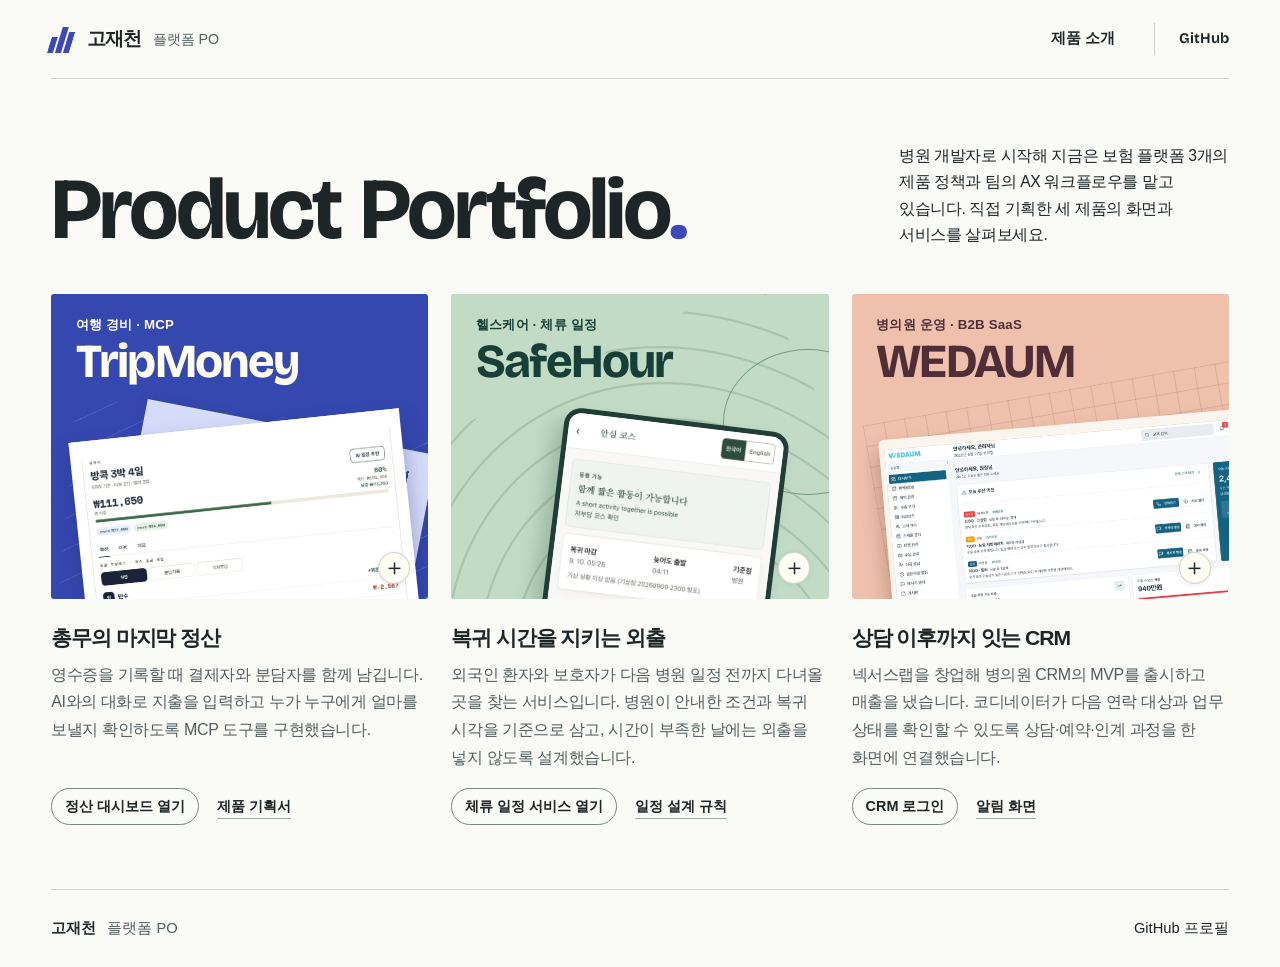
<file: docs/index.html>
<!DOCTYPE html>
<html lang="ko">
  <head>
    <meta charset="utf-8">
    <meta name="viewport" content="width=device-width, initial-scale=1">
    <title>
      고재천 · Product Portfolio
    </title>
    <meta name="description" content="플랫폼 PO 고재천이 기획한 TripMoney, SafeHour, WEDAUM의 실제 제품 화면과 서비스 바로가기.">
    <meta name="theme-color" content="#f9f9f6">
    <link rel="stylesheet" href="assets/style.css">
  </head>
  <body id="top" class="landing">
    <a class="skip" href="#products">제품으로 건너뛰기</a>
    <header class="mast wrap">
      <a class="identity" href="#top" aria-label="고재천 포트폴리오 처음으로"><span class="monogram" aria-hidden="true"><i></i><i></i><i></i></span><b>고재천</b><span class="identity-role">플랫폼 PO</span></a>
      <nav aria-label="주 메뉴">
        <a href="#products">제품 소개</a><a class="github" href="https://github.com/kojaecheon" target="_blank" rel="noopener noreferrer">GitHub</a>
      </nav>
    </header>
    <main>
      <div class="wrap">
        <section class="hero" aria-labelledby="title">
          <h1 id="title" lang="en">
            Product<br class="hero-break">
            Portfolio<span>.</span>
          </h1>
          <p>
            병원 개발자로 시작해 지금은 보험 플랫폼 3개의 제품 정책과 팀의 AX 워크플로우를 맡고 있습니다. 직접 기획한 세 제품의 화면과 서비스를 살펴보세요.
          </p>
        </section>
        <section id="products" class="products" aria-label="대표 제품">
          <article>
            <button class="cover trip-cover" type="button" data-zoom="trip" aria-label="TripMoney 정산 화면 확대"><span class="cover-category">여행 경비 · MCP</span><span class="wordmark" lang="en">TripMoney</span> <span class="ticket-back" aria-hidden="true"></span><span class="trip-shot shot"><img id="img-trip" src="assets/trip.webp" alt="TripMoney 방콕 여행 예산과 세 명의 정산 잔액"></span><span class="zoom-icon" aria-hidden="true">＋</span></button>
            <div class="summary">
              <h2>
                총무의 마지막 정산
              </h2>
              <p>
                영수증을 기록할 때 결제자와 분담자를 함께 남깁니다. AI와의 대화로 지출을 입력하고 누가 누구에게 얼마를 보낼지 확인하도록 MCP 도구를 구현했습니다.
              </p>
              <div class="actions">
                <a class="try" href="https://tripmoney-alpha.vercel.app/prototype" target="_blank" rel="noopener noreferrer" aria-label="TripMoney 정산 대시보드 열기 (새 탭)">정산 대시보드 열기</a><a href="https://github.com/kojaecheon/tripmoney-mcp/blob/main/docs/PRODUCT-STRATEGY-2026-06-29.md" target="_blank" rel="noopener noreferrer">제품 기획서</a>
              </div>
            </div>
          </article>
          <article>
            <button class="cover safe-cover" type="button" data-zoom="safe" aria-label="SafeHour 안심 코스 화면 확대"><span class="cover-category">헬스케어 · 체류 일정</span><span class="wordmark" lang="en">SafeHour</span> <span class="safe-orbit" aria-hidden="true"></span><span class="safe-shot shot"><img id="img-safe" src="assets/safe.webp" alt="SafeHour 안심 코스에 표시된 병원 복귀 마감과 출발 시각"></span><span class="zoom-icon" aria-hidden="true">＋</span></button>
            <div class="summary">
              <h2>
                복귀 시간을 지키는 외출
              </h2>
              <p>
                외국인 환자와 보호자가 다음 병원 일정 전까지 다녀올 곳을 찾는 서비스입니다. 병원이 안내한 조건과 복귀 시각을 기준으로 삼고, 시간이 부족한 날에는 외출을 넣지 않도록 설계했습니다.
              </p>
              <div class="actions">
                <a class="try" href="https://safehour.vercel.app/" target="_blank" rel="noopener noreferrer" aria-label="SafeHour 체류 일정 서비스 열기 (새 탭)">체류 일정 서비스 열기</a><a href="https://github.com/kojaecheon/safehour/blob/main/docs/platform/ITINERARY_RULES.md" target="_blank" rel="noopener noreferrer">일정 설계 규칙</a>
              </div>
            </div>
          </article>
          <article>
            <button class="cover wed-cover" type="button" data-zoom="wed" aria-label="WEDAUM 상담 대시보드 확대"><span class="cover-category">병의원 운영 · B2B SaaS</span><span class="wordmark" lang="en">WEDAUM</span> <span class="wed-grid" aria-hidden="true"></span><span class="wed-shot shot"><img id="img-wed" src="assets/wedaum.webp" alt="WEDAUM의 상담 우선순위와 후속 조치 대시보드"></span><span class="zoom-icon" aria-hidden="true">＋</span></button>
            <div class="summary">
              <h2>
                상담 이후까지 잇는 CRM
              </h2>
              <p>
                넥서스랩을 창업해 병의원 CRM의 MVP를 출시하고 매출을 냈습니다. 코디네이터가 다음 연락 대상과 업무 상태를 확인할 수 있도록 상담·예약·인계 과정을 한 화면에 연결했습니다.
              </p>
              <div class="actions">
                <a class="try" href="https://wedaum-crm-2026.vercel.app/" target="_blank" rel="noopener noreferrer" aria-label="WEDAUM CRM 로그인 (새 탭)">CRM 로그인</a><a href="https://proposal.wedaum.com/img/crm/02-golden-time.webp?v=2" target="_blank" rel="noopener noreferrer">알림 화면</a>
              </div>
            </div>
          </article>
        </section>
      </div>
    </main>
    <footer class="foot wrap">
      <b>고재천 <span>플랫폼 PO</span></b><a href="https://github.com/kojaecheon" target="_blank" rel="noopener noreferrer">GitHub 프로필</a>
    </footer>
    <dialog id="viewer" aria-labelledby="viewer-title">
      <div class="viewer-head">
        <h2 id="viewer-title">
          제품 화면
        </h2><button id="close-viewer" type="button">닫기</button>
      </div><img id="large-shot" src="assets/trip.webp" alt="">
    </dialog>
    <script src="assets/gallery.js"></script>
  </body>
</html>
</file>
<file: docs/assets/style.css>
@font-face {
  font-family: Bricolage;
  src: url("bricolage.ttf") format("truetype");
  font-weight: 400 800;
  font-display: swap;
}
:root {
  color-scheme: light;
  --paper: #fafaf7;
  --ink: #1d2527;
  --muted: #535e60;
  --line: #d3d6d0;
  --blue: #3c49bb;
  --display: Bricolage, "Avenir Next", sans-serif;
  --body: "Apple SD Gothic Neo","Malgun Gothic","Noto Sans KR",sans-serif;
}
* { box-sizing: border-box; }
html { scroll-behavior: smooth; scroll-padding-top: 24px; }
body { margin: 0; background: var(--paper); color: var(--ink); font: 1rem/1.6 var(--body); word-break: keep-all; overflow-wrap: break-word; }
button, input, select { font: inherit; color: inherit; }
button, select, input[type=checkbox] { cursor: pointer; }
button, a { -webkit-tap-highlight-color: transparent; }
a { color: inherit; text-underline-offset: .25em; }
button:focus-visible, a:focus-visible, input:focus-visible, select:focus-visible { outline: 3px solid #536bea; outline-offset: 4px; }
[hidden] { display: none !important; }
.wrap { width: min(calc(100% - 8vw), 1320px); margin-inline: auto; }
.skip { position: absolute; z-index: 5; top: 6px; left: 6px; padding: 8px; background: white; transform: translateY(-180%); }
.skip:focus { transform: none; }
.mast, .mast nav, .identity, .foot, .actions, .viewer-head { display: flex; align-items: center; }
.mast { min-height: 79px; justify-content: space-between; gap: 16px; border-bottom: 1px solid var(--line); }
.mast a, .foot a, .actions a { text-decoration: none; }
.mast nav { gap: clamp(18px, 3vw, 45px); }
.mast nav a { font-size: .92rem; font-weight: 650; }
.mast .github { padding: 4px 0 4px 24px; border-left: 1px solid #c7cdc7; font-family: var(--display); }
.identity { gap: 12px; }
.identity b { font-size: 1.19rem; letter-spacing: -.065em; }
.identity-role { font-size: .89rem; color: var(--muted); }
.monogram { display: inline-flex; height: 27px; align-items: flex-end; gap: 2px; margin-right: 2px; transform: skew(-17deg); overflow: hidden; }
.monogram i { background: var(--blue); width: 6px; height: 16px; }
.monogram i:nth-child(2) { height: 26px; }
.monogram i:nth-child(3) { height: 21px; }
.hero { padding: clamp(44px, 5vw, 80px) 0 clamp(32px, 3.6vw, 56px); display: grid; grid-template-columns: 1fr minmax(210px, 28%); align-items: end; gap: 3.2vw; }
h1, h2, p, figure { margin: 0; }
.hero h1 { font: 700 clamp(3.55rem, 6.8vw, 7rem)/.88 var(--display); letter-spacing: -.035em; word-spacing: .045em; }
.hero h1 span { color: var(--blue); }
.hero-break { display: none; }
.hero p { font-size: clamp(.98rem, 1.13vw, 1.1rem); line-height: 1.68; letter-spacing: -.025em; }
.products { display: grid; grid-template-columns: repeat(3,minmax(0,1fr)); gap: clamp(15px, 1.8vw, 28px); }
.products article { min-width: 0; display: flex; flex-direction: column; }
.cover { width: 100%; aspect-ratio: 1.24; min-height: 220px; isolation: isolate; position: relative; overflow: hidden; display: block; border: none; border-radius: 3px; padding: 0; text-align: left; }
.cover-category, .wordmark { position: absolute; z-index: 2; left: 6.5%; }
.cover-category { top: 6.5%; font-size: .83rem; letter-spacing: .015em; font-weight: 650; }
.wordmark { top: 15%; font: 740 clamp(2.35rem, 3.7vw, 3.9rem)/.94 var(--display); letter-spacing: -.038em; }
.trip-cover { background: #3548b0; color: #fffdf2; }
.trip-cover::before { content: ""; position: absolute; inset: 40% -12% -30% 3%; background: repeating-linear-gradient(150deg, transparent 0 20px, #909fea3b 20px 21px, transparent 21px 28px); transform: rotate(5deg); }
.ticket-back { position: absolute; top: 43%; left: 19%; width: 78%; height: 76%; background-color: #d6dbfa; transform: rotate(11deg); box-shadow: -1px 0 10px #1b246b30; }
.ticket-back::before { content: ""; position:absolute; inset:9% 8%; background: repeating-linear-gradient(90deg, #404775 0 2px,transparent 2px 5px,#404775 5px 6px,transparent 6px 9px) 100% 0 / 45% 12px no-repeat; }
.shot { position: absolute; display:block; overflow: hidden; transform-origin: center 40%; transition: transform .3s ease-out; }
.shot img { width: 100%; height: auto; display: block; }
.trip-shot { width: 88%; top: 43%; left: 7%; background: #fff; padding: 3% 3% 8%; border-top: 7px solid #fff; box-shadow: 0 12px 22px #17286855; transform: rotate(-6deg); }
.safe-cover { color: #183f37; background: #c1dbc4; }
.safe-cover::before { content:""; position:absolute; inset:26% -15% -70% -28%; background: repeating-radial-gradient(ellipse at 55% 78%, transparent 0 16px, #70977955 17px 18px, transparent 19px 32px); transform: rotate(-27deg); }
.safe-orbit { position:absolute; width: 45%; height: 48%; right:-17%; top:18%; border: 1px solid #789f80; border-radius: 50%; }
.safe-shot { top: 41%; width: 60%; left: 26%; border: 5px solid #203d38; border-radius: 17px; background: #f7faf6; box-shadow: -10px 12px 18px #33584940; transform: rotate(7deg); }
.wed-cover { color: #502e38; background: #efc1ad; }
.wed-grid { position:absolute; bottom:-31%; right:-14%; width:105%; height:100%; background-image:linear-gradient(#aa756344 1px,transparent 1px),linear-gradient(90deg,#aa756344 1px,transparent 1px); background-size: 21px 21px; transform: rotate(-10deg); }
.wed-shot { width: 110%; top: 42%; left: 9%; border: 5px solid #faf5ee; border-top: 10px solid #faf5ee; border-radius: 5px; box-shadow: -5px 10px 18px #73473550; transform: rotate(-5deg); }
.zoom-icon { position:absolute; bottom: 4.8%; right:4.8%; z-index:3; width:32px; height:32px; border:1px solid #47504b3b; border-radius:50%; background:#fffdf4; color:#202928; text-align:center; font: 400 1.45rem/29px var(--body); box-shadow:0 1px 6px #24333312; }
@media (hover: hover) {
 .cover:hover .shot { transform: translateY(-4px) rotate(0); }
 .mast nav a:hover, .foot a:hover, .actions a:hover { color: var(--blue); }
}
.summary { padding: clamp(16px,2vw,26px) 0 0; display:flex; flex-direction:column; flex:1; align-items:flex-start; }
.summary h2 { line-height:1.3; font-size:clamp(1.21rem,1.65vw,1.58rem); letter-spacing:-.052em; }
.summary p { margin: 9px 0 17px; color:var(--muted); line-height:1.73; font-size:1rem; letter-spacing:-.025em; }
.actions { gap: 18px; margin-top:auto; }
.actions a { font-size:.9rem; border-bottom:1px solid #9aaba7; font-weight:600; }
.actions .try { display:inline-block; padding:6px 13px; border:1px solid #7b8883; border-radius:30px; font-weight:700; }
.foot { min-height:78px; justify-content:space-between; gap:16px; font-size:.92rem; }
.foot b span { margin-left:7px; font-weight:400; color:var(--muted); }
dialog { padding:0; border:1px solid #acb5ad; border-radius:8px; color:var(--ink); background:var(--paper); width:fit-content; max-width:min(92vw,1120px); max-height:92vh; overflow:auto; }
dialog::backdrop { background:#162023bd; }
.viewer-head { justify-content:space-between; gap:22px; padding:10px 16px; }
.viewer-head h2 { font-size:1.05rem; }
.viewer-head button { border:1px solid #9ba79d; border-radius:4px; background:transparent; padding:3px 12px; }
dialog img { display:block; max-width:100%; width:auto; max-height:77vh; object-fit:contain; margin:auto; }
@media(max-width:950px) and (min-width:721px) {
 .hero { grid-template-columns: 1fr 32%; }
 .hero h1 { font-size:6.8vw; }
 .cover { min-height:200px; }
 .summary p { font-size:1rem; }
 .actions { gap:9px; }
}
@media(max-width:720px) {
 .wrap { width: min(calc(100% - 38px), 520px); }
 .mast { min-height:64px; gap:8px; }
 .mast nav { gap:14px; }
 .mast nav a { font-size:.85rem; }
 .mast .github { display:none; }
 .identity { gap:7px; }
 .identity-role { display:none; }
 .hero { display:block; padding:38px 0 26px; }
 .hero h1 { font-size:clamp(2.8rem,9.5vw,3.9rem); }
 .hero p { margin-top:18px; max-width:32em; }
 .products { grid-template-columns:1fr; gap:29px; }
 .cover { aspect-ratio:1.65; min-height:0; }
 .wordmark { font-size:clamp(2.7rem,8.9vw,3.6rem); top:18%; }
 .trip-shot { width:70%; top:46%; left:20%; }
 .safe-shot { width:45%; top:39%; left:43%; }
 .wed-shot { width:86%; top:43%; left:17%; }
 .summary { padding-top:14px; }
 .summary p { margin:6px 0 12px; }

 .foot { min-height:60px; }
}
@media(max-width:355px) {
 .wrap { width:calc(100% - 26px); }
 .mast nav { gap:8px; }
}
@media(prefers-reduced-motion:reduce) {
 html { scroll-behavior:auto; }
 *, *::before, *::after { transition:none !important; }
}
.landing .foot { margin-top:clamp(36px,5vw,70px); border-top:1px solid var(--line); }
</file>
